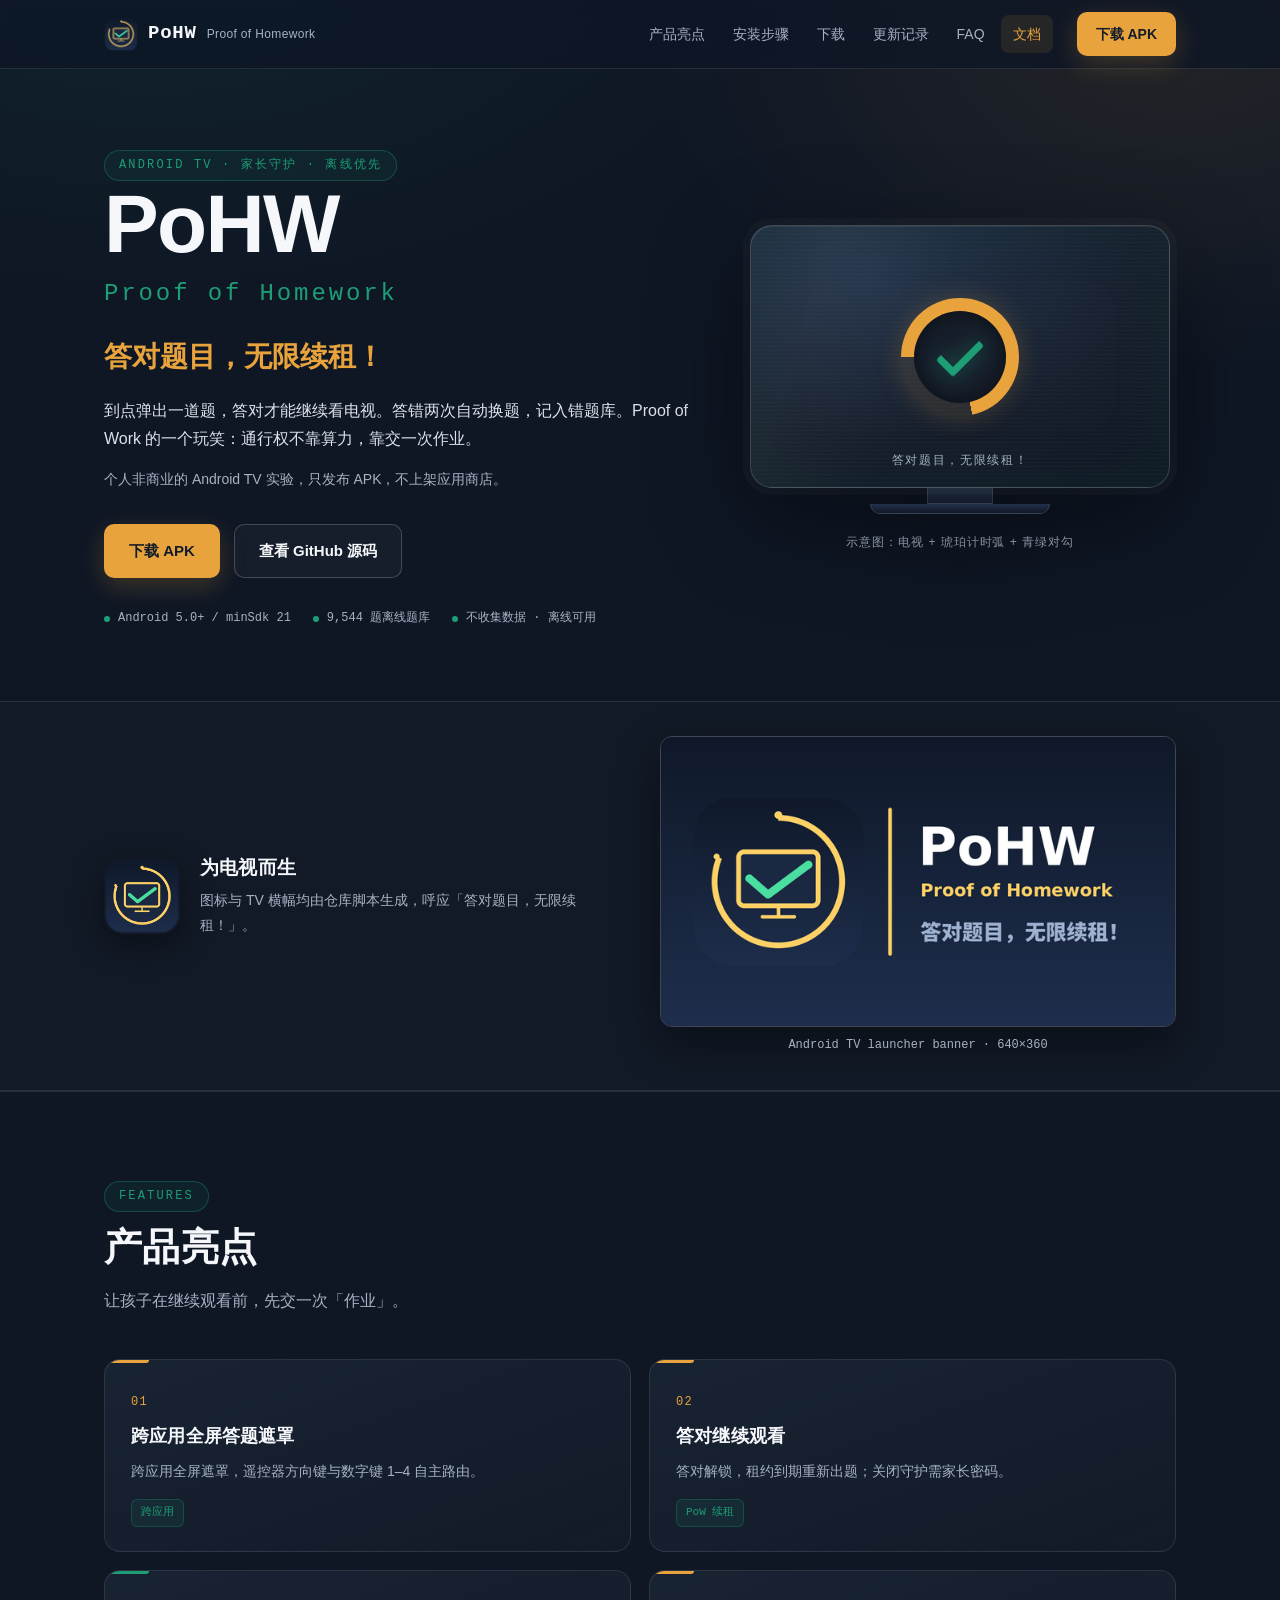
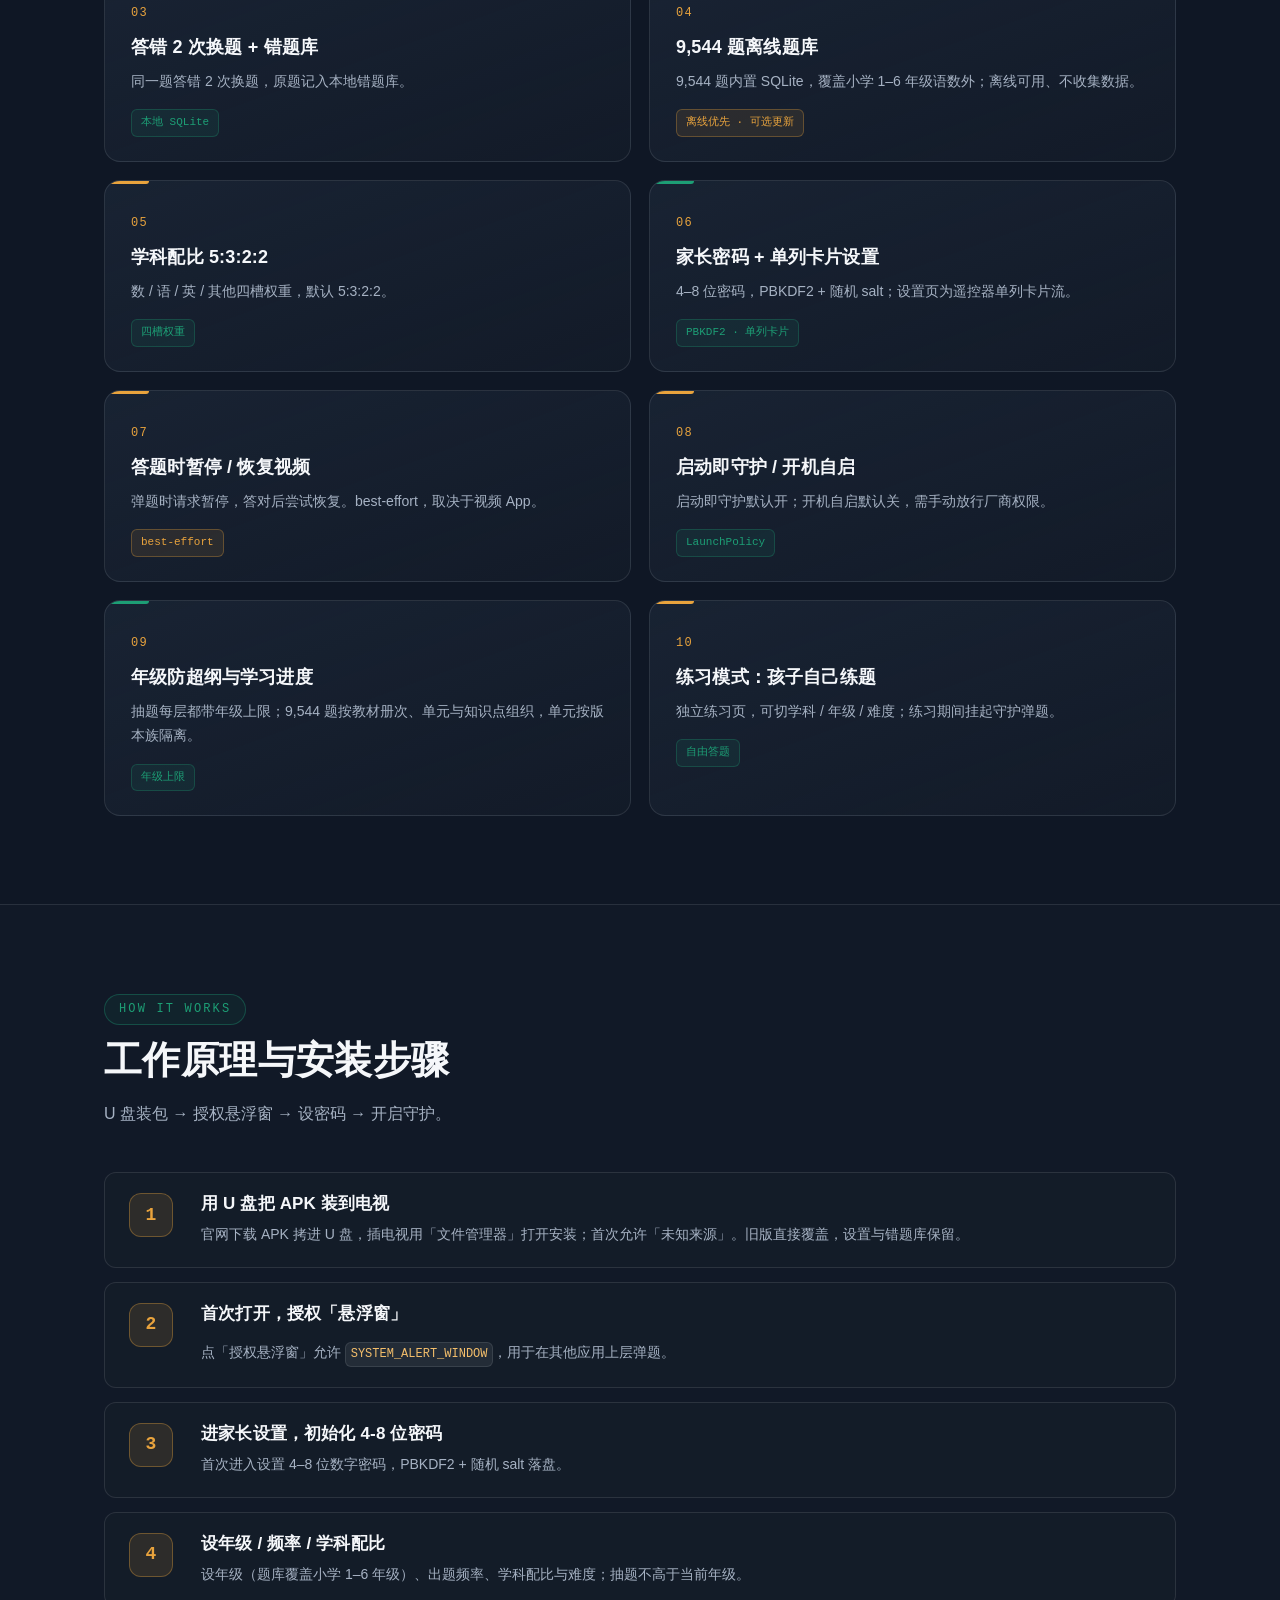
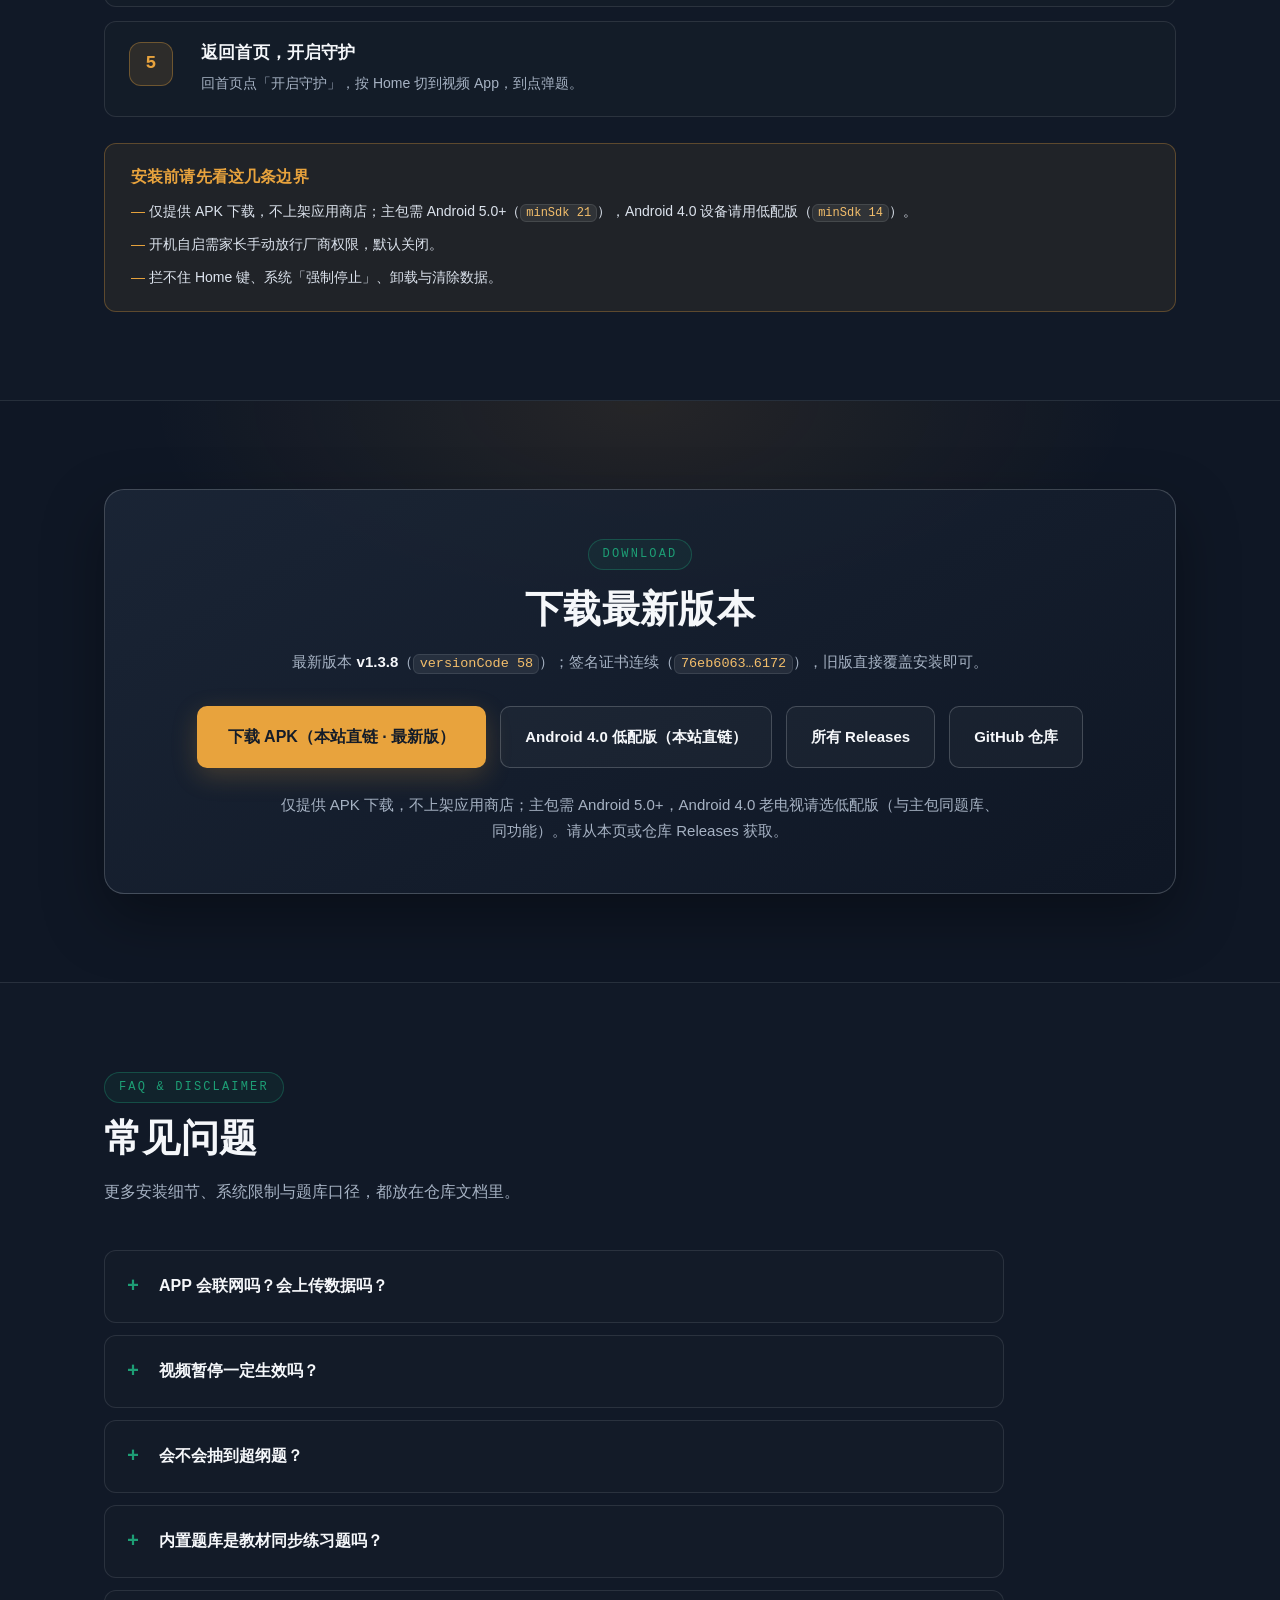
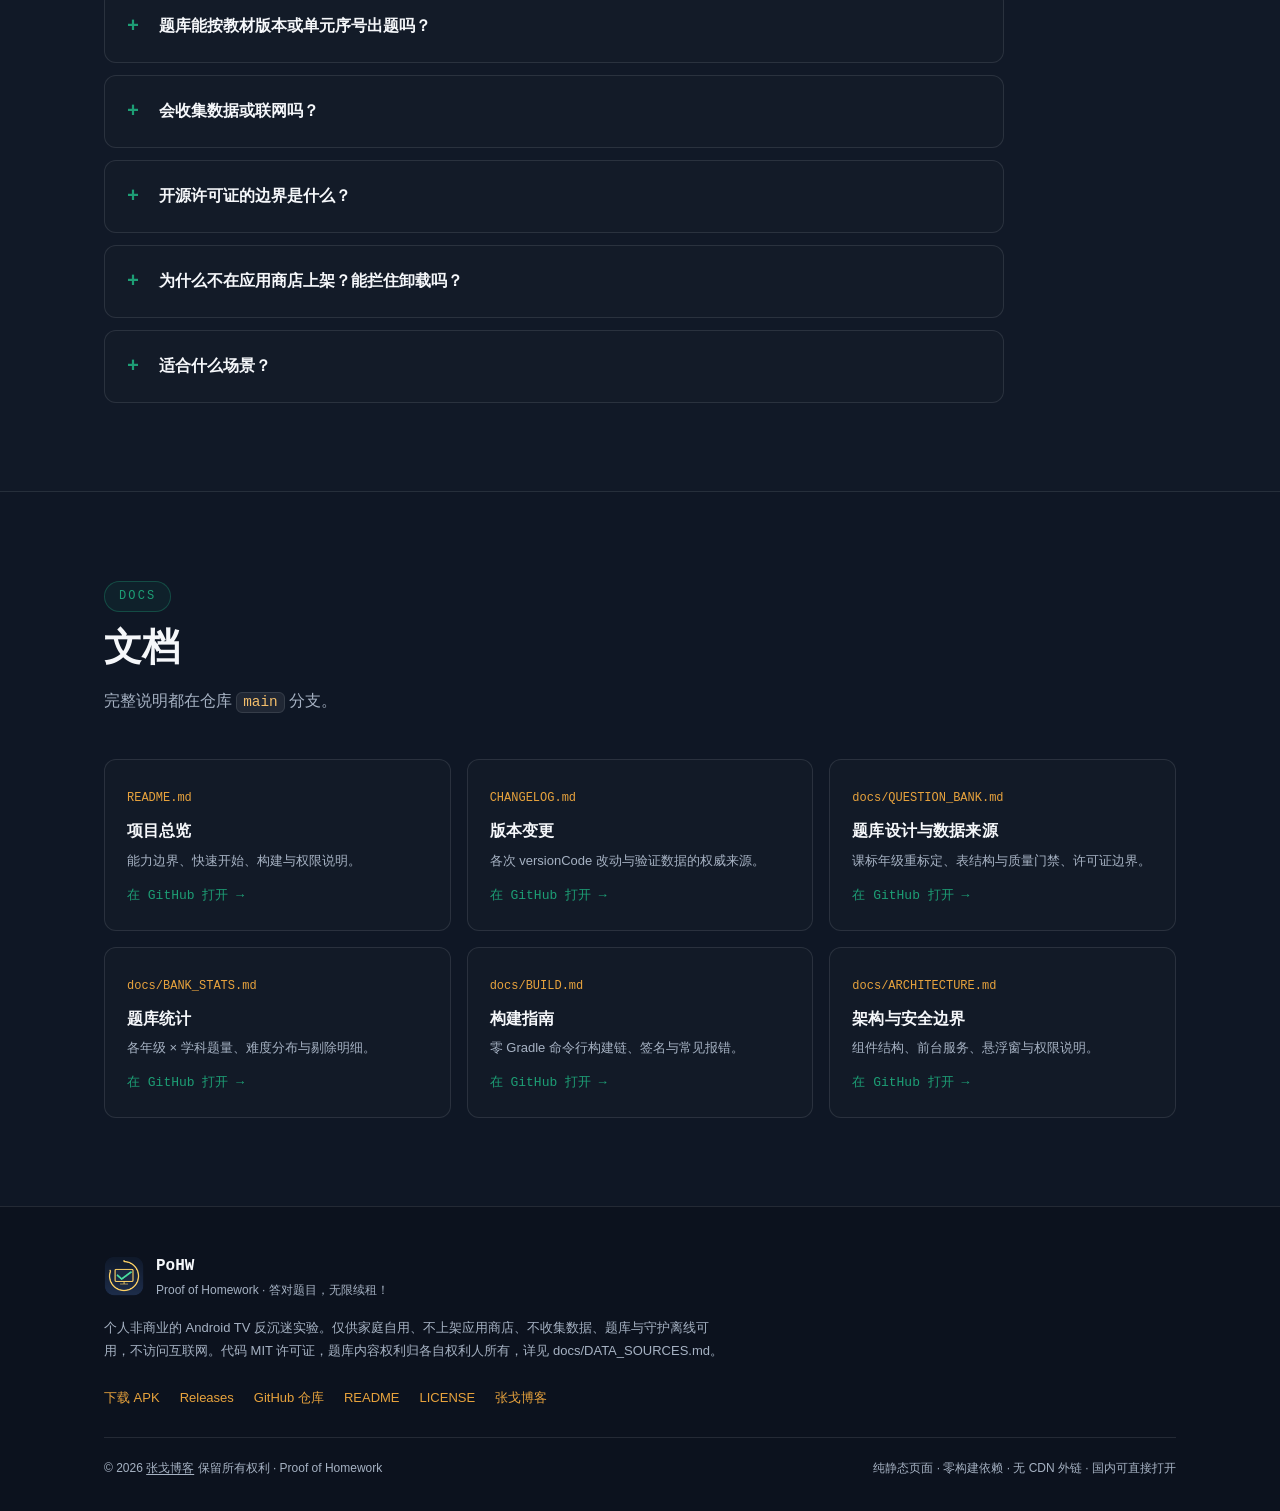
<file: site/index.html>
<!DOCTYPE html>
<html lang="zh-CN">
<head>
<meta charset="UTF-8">
<meta name="viewport" content="width=device-width, initial-scale=1">
<title>PoHW · Proof of Homework — 答对题目，无限续租！</title>
<meta name="description" content="PoHW（Proof of Homework）是装在 Android TV 上的反沉迷家长守护工具：跨应用全屏答题遮罩，答对才能继续观看，内置 9,544 道带教材册次、单元与课标知识点的离线题库，题库与守护离线可用，不访问互联网；可选局域网管理默认不监听。">
<meta name="theme-color" content="#0F1725">
<link rel="icon" type="image/png" href="assets/ic_launcher.png">
<link rel="stylesheet" href="style.css">
</head>
<body>

<header class="nav">
  <div class="container nav-inner">
    <a class="brand" href="#top">
      <img src="assets/ic_launcher.png" alt="PoHW 应用图标" width="34" height="34">
      <span class="brand-name">PoHW</span>
      <span class="brand-sub">Proof of Homework</span>
    </a>
    <nav class="nav-links" aria-label="主导航">
      <a href="#features">产品亮点</a>
      <a href="#how">安装步骤</a>
      <a href="#download">下载</a>
      <a href="changelog.html">更新记录</a>
      <a href="#faq">FAQ</a>
      <a href="#docs">文档</a>
    </nav>
    <a class="btn btn-primary btn-sm" href="https://pohw.zhangge.net/dl/latest-main.apk">下载 APK</a>
  </div>
</header>

<main id="top">

  <!-- ===== Hero ===== -->
  <section class="hero">
    <div class="container hero-grid">
      <div class="hero-copy">
        <p class="eyebrow">Android TV · 家长守护 · 离线优先</p>
        <h1 class="hero-title">PoHW<span class="hero-title-en">Proof of Homework</span></h1>
        <p class="hero-tagline">答对题目，无限续租！</p>
        <p class="hero-desc">到点弹出一道题，答对才能继续看电视。答错两次自动换题，记入错题库。Proof of Work 的一个玩笑：通行权不靠算力，靠交一次作业。</p>
        <p class="hero-note">个人非商业的 Android TV 实验，只发布 APK，不上架应用商店。</p>
        <div class="hero-actions">
          <a class="btn btn-primary" href="https://pohw.zhangge.net/dl/latest-main.apk">下载 APK</a>
          <a class="btn btn-ghost" href="https://github.com/jagerzhang/PoHW">查看 GitHub 源码</a>
        </div>
        <div class="hero-facts">
          <span>Android 5.0+ / minSdk 21</span>
          <span>9,544 题离线题库</span>
          <span>不收集数据 · 离线可用</span>
        </div>
      </div>

      <div class="hero-art">
        <div class="tv-art" aria-hidden="true">
          <div class="tv-screen">
            <div class="tv-dial">
              <div class="tv-arc"></div>
              <div class="tv-check"></div>
            </div>
            <div class="tv-caption">答对题目，无限续租！</div>
          </div>
          <div class="tv-neck"></div>
          <div class="tv-base"></div>
        </div>
        <p class="art-caption">示意图：电视 + 琥珀计时弧 + 青绿对勾</p>
      </div>
    </div>
  </section>

  <!-- ===== 品牌资源 ===== -->
  <section class="brand-strip" aria-label="应用图标与 TV 横幅">
    <div class="container brand-strip-inner">
      <div class="brand-strip-copy">
        <img src="assets/ic_launcher.png" alt="PoHW APP 图标" width="76" height="76">
        <div>
          <h2>为电视而生</h2>
          <p>图标与 TV 横幅均由仓库脚本生成，呼应「答对题目，无限续租！」。</p>
        </div>
      </div>
      <div>
        <img class="banner" src="assets/tv_banner.png" alt="PoHW Android TV 横幅（640×360）" loading="lazy">
        <p class="banner-label">Android TV launcher banner · 640×360</p>
      </div>
    </div>
  </section>

  <!-- ===== 产品亮点 ===== -->
  <section id="features" class="section">
    <div class="container">
      <div class="section-head">
        <span class="eyebrow">Features</span>
        <h2 class="section-title">产品亮点</h2>
        <p class="section-lead">让孩子在继续观看前，先交一次「作业」。</p>
      </div>

      <div class="features-grid">
        <article class="feature-card">
          <span class="feature-no">01</span>
          <h3>跨应用全屏答题遮罩</h3>
          <p>跨应用全屏遮罩，遥控器方向键与数字键 1–4 自主路由。</p>
          <span class="tag">跨应用</span>
        </article>

        <article class="feature-card">
          <span class="feature-no">02</span>
          <h3>答对继续观看</h3>
          <p>答对解锁，租约到期重新出题；关闭守护需家长密码。</p>
          <span class="tag">PoW 续租</span>
        </article>

        <article class="feature-card">
          <span class="feature-no">03</span>
          <h3>答错 2 次换题 + 错题库</h3>
          <p>同一题答错 2 次换题，原题记入本地错题库。</p>
          <span class="tag">本地 SQLite</span>
        </article>

        <article class="feature-card">
          <span class="feature-no">04</span>
          <h3>9,544 题离线题库</h3>
          <p>9,544 题内置 SQLite，覆盖小学 1–6 年级语数外；离线可用、不收集数据。</p>
          <span class="tag warn">离线优先 · 可选更新</span>
        </article>

        <article class="feature-card">
          <span class="feature-no">05</span>
          <h3>学科配比 5:3:2:2</h3>
          <p>数 / 语 / 英 / 其他四槽权重，默认 5:3:2:2。</p>
          <span class="tag">四槽权重</span>
        </article>

        <article class="feature-card">
          <span class="feature-no">06</span>
          <h3>家长密码 + 单列卡片设置</h3>
          <p>4–8 位密码，PBKDF2 + 随机 salt；设置页为遥控器单列卡片流。</p>
          <span class="tag">PBKDF2 · 单列卡片</span>
        </article>

        <article class="feature-card">
          <span class="feature-no">07</span>
          <h3>答题时暂停 / 恢复视频</h3>
          <p>弹题时请求暂停，答对后尝试恢复。best-effort，取决于视频 App。</p>
          <span class="tag warn">best-effort</span>
        </article>

        <article class="feature-card">
          <span class="feature-no">08</span>
          <h3>启动即守护 / 开机自启</h3>
          <p>启动即守护默认开；开机自启默认关，需手动放行厂商权限。</p>
          <span class="tag">LaunchPolicy</span>
        </article>

        <article class="feature-card">
          <span class="feature-no">09</span>
          <h3>年级防超纲与学习进度</h3>
          <p>抽题每层都带年级上限；9,544 题按教材册次、单元与知识点组织，单元按版本族隔离。</p>
          <span class="tag">年级上限</span>
        </article>
        <article class="feature-card">
          <span class="feature-no">10</span>
          <h3>练习模式：孩子自己练题</h3>
          <p>独立练习页，可切学科 / 年级 / 难度；练习期间挂起守护弹题。</p>
          <span class="tag">自由答题</span>
        </article>
      </div>
    </div>
  </section>

  <!-- ===== 工作原理 / 安装步骤 ===== -->
  <section id="how" class="section">
    <div class="container">
      <div class="section-head">
        <span class="eyebrow">How it works</span>
        <h2 class="section-title">工作原理与安装步骤</h2>
        <p class="section-lead">U 盘装包 → 授权悬浮窗 → 设密码 → 开启守护。</p>
      </div>

      <ol class="steps">
        <li class="step">
          <span class="step-no">1</span>
          <div>
            <h3>用 U 盘把 APK 装到电视</h3>
            <p>官网下载 APK 拷进 U 盘，插电视用「文件管理器」打开安装；首次允许「未知来源」。旧版直接覆盖，设置与错题库保留。</p>
          </div>
        </li>
        <li class="step">
          <span class="step-no">2</span>
          <div>
            <h3>首次打开，授权「悬浮窗」</h3>
            <p>点「授权悬浮窗」允许 <code>SYSTEM_ALERT_WINDOW</code>，用于在其他应用上层弹题。</p>
          </div>
        </li>
        <li class="step">
          <span class="step-no">3</span>
          <div>
            <h3>进家长设置，初始化 4-8 位密码</h3>
            <p>首次进入设置 4–8 位数字密码，PBKDF2 + 随机 salt 落盘。</p>
          </div>
        </li>
        <li class="step">
          <span class="step-no">4</span>
          <div>
            <h3>设年级 / 频率 / 学科配比</h3>
            <p>设年级（题库覆盖小学 1–6 年级）、出题频率、学科配比与难度；抽题不高于当前年级。</p>
          </div>
        </li>
        <li class="step">
          <span class="step-no">5</span>
          <div>
            <h3>返回首页，开启守护</h3>
            <p>回首页点「开启守护」，按 Home 切到视频 App，到点弹题。</p>
          </div>
        </li>
      </ol>

      <div class="callout">
        <h3>安装前请先看这几条边界</h3>
        <ul>
          <li>仅提供 APK 下载，不上架应用商店；主包需 Android 5.0+（<code>minSdk 21</code>），Android 4.0 设备请用低配版（<code>minSdk 14</code>）。</li>
          <li>开机自启需家长手动放行厂商权限，默认关闭。</li>
          <li>拦不住 Home 键、系统「强制停止」、卸载与清除数据。</li>
        </ul>
      </div>
    </div>
  </section>

  <!-- ===== 下载 ===== -->
  <section id="download" class="section download-section">
    <div class="container">
      <div class="download-box">
        <span class="eyebrow">Download</span>
        <h2 class="section-title">下载最新版本</h2>
        <p>最新版本 <strong>v1.3.8</strong>（<code>versionCode 58</code>）；签名证书连续（<code>76eb6063…6172</code>），旧版直接覆盖安装即可。</p>
        <div class="download-actions">
          <a class="btn btn-primary btn-lg" href="https://pohw.zhangge.net/dl/latest-main.apk">下载 APK（本站直链 · 最新版）</a>
          <a class="btn btn-ghost" href="https://pohw.zhangge.net/dl/latest-legacy.apk">Android 4.0 低配版（本站直链）</a>
          <a class="btn btn-ghost" href="https://github.com/jagerzhang/PoHW/releases">所有 Releases</a>
          <a class="btn btn-ghost" href="https://github.com/jagerzhang/PoHW">GitHub 仓库</a>
        </div>
        <p class="download-hint">仅提供 APK 下载，不上架应用商店；主包需 Android 5.0+，Android 4.0 老电视请选低配版（与主包同题库、同功能）。请从本页或仓库 Releases 获取。</p>
      </div>
    </div>
  </section>

<!-- ===== FAQ / 边界与免责声明 ===== -->
  <section id="faq" class="section">
    <div class="container">
      <div class="section-head">
        <span class="eyebrow">FAQ & Disclaimer</span>
        <h2 class="section-title">常见问题</h2>
        <p class="section-lead">更多安装细节、系统限制与题库口径，都放在仓库文档里。</p>
      </div>

      <div class="faq-list">
        <details class="faq-item">
          <summary>APP 会联网吗？会上传数据吗？</summary>
          <p>题库、守护与答题全程离线，不上传数据。默认每 24 小时读取一次版本清单（可关）；可选在线题库源与局域网管理默认关闭。三项都关闭后不产生对外请求。</p>
        </details>
        <details class="faq-item">
          <summary>视频暂停一定生效吗？</summary>
          <p>不一定，是 <strong>best-effort</strong>。Android 没有强制暂停第三方播放器的公开 API，各家 ROM 表现需实测。</p>
        </details>

        <details class="faq-item">
          <summary>会不会抽到超纲题？</summary>
          <p>抽题每层都带年级上限，只取不高于当前年级的题；题库按课标逐题重标定。详见 <a href="https://github.com/jagerzhang/PoHW/blob/main/docs/QUESTION_BANK.md" target="_blank" rel="noopener">docs/QUESTION_BANK.md</a>。</p>
        </details>        <details class="faq-item">
          <summary>内置题库是教材同步练习题吗？</summary>
          <p>不是教材同步真题。9,544 道按课标自编 + 公开渠道整理，带教材册次、单元、知识点与解析，用于打断连续观看。来源见 <code>docs/DATA_SOURCES.md</code>。</p>
        </details>

        <details class="faq-item">
          <summary>题库能按教材版本或单元序号出题吗？</summary>
          <p>可以。9,544 题全部带教材版本族、上 / 下册、单元序号与知识点；进度表 30 格 287 单元，按版本族隔离。1–2 与 6 年级没有英语题。</p>
        </details>

        <details class="faq-item">
          <summary>会收集数据或联网吗？</summary>
          <p>不收集数据，题库与守护离线可用、不访问互联网；<code>INTERNET</code> 仅用于可选在线题库源、版本检查与局域网管理，三项都关即零请求。不含统计、广告或支付 SDK。</p>
        </details>

        <details class="faq-item">
          <summary>开源许可证的边界是什么？</summary>
          <p>代码采用 <a href="https://github.com/jagerzhang/PoHW/blob/main/LICENSE" target="_blank" rel="noopener">MIT 许可证</a>；题库内容<strong>不在 MIT 授权范围内</strong>，仅供个人非商业学习使用。详见 <code>docs/DATA_SOURCES.md</code>。</p>
        </details>

        <details class="faq-item">
          <summary>为什么不在应用商店上架？能拦住卸载吗？</summary>
          <p>个人非商业实验，只发布 APK 供下载安装；第三方应用拦不住 Home 键、强制停止、卸载与清除数据。</p>
        </details>

        <details class="faq-item">
          <summary>适合什么场景？</summary>
          <p>仅供<strong>家庭自用</strong>，不是商用家长控制产品，不承诺监护效果。</p>
        </details>
      </div>
    </div>
  </section>

  <!-- ===== 文档 ===== -->
  <section id="docs" class="section">
    <div class="container">
      <div class="section-head">
        <span class="eyebrow">Docs</span>
        <h2 class="section-title">文档</h2>
        <p class="section-lead">完整说明都在仓库 <code>main</code> 分支。</p>
      </div>

      <div class="docs-grid">
        <a class="doc-card" href="https://github.com/jagerzhang/PoHW/blob/main/README.md" target="_blank" rel="noopener">
          <span class="doc-path">README.md</span>
          <h3>项目总览</h3>
          <p>能力边界、快速开始、构建与权限说明。</p>
          <span class="doc-arrow">在 GitHub 打开 →</span>
        </a>
        <a class="doc-card" href="https://github.com/jagerzhang/PoHW/blob/main/CHANGELOG.md" target="_blank" rel="noopener">
          <span class="doc-path">CHANGELOG.md</span>
          <h3>版本变更</h3>
          <p>各次 versionCode 改动与验证数据的权威来源。</p>
          <span class="doc-arrow">在 GitHub 打开 →</span>
        </a>
        <a class="doc-card" href="https://github.com/jagerzhang/PoHW/blob/main/docs/QUESTION_BANK.md" target="_blank" rel="noopener">
          <span class="doc-path">docs/QUESTION_BANK.md</span>
          <h3>题库设计与数据来源</h3>
          <p>课标年级重标定、表结构与质量门禁、许可证边界。</p>
          <span class="doc-arrow">在 GitHub 打开 →</span>
        </a>
        <a class="doc-card" href="https://github.com/jagerzhang/PoHW/blob/main/docs/BANK_STATS.md" target="_blank" rel="noopener">
          <span class="doc-path">docs/BANK_STATS.md</span>
          <h3>题库统计</h3>
          <p>各年级 × 学科题量、难度分布与剔除明细。</p>
          <span class="doc-arrow">在 GitHub 打开 →</span>
        </a>
        <a class="doc-card" href="https://github.com/jagerzhang/PoHW/blob/main/docs/BUILD.md" target="_blank" rel="noopener">
          <span class="doc-path">docs/BUILD.md</span>
          <h3>构建指南</h3>
          <p>零 Gradle 命令行构建链、签名与常见报错。</p>
          <span class="doc-arrow">在 GitHub 打开 →</span>
        </a>
        <a class="doc-card" href="https://github.com/jagerzhang/PoHW/blob/main/docs/ARCHITECTURE.md" target="_blank" rel="noopener">
          <span class="doc-path">docs/ARCHITECTURE.md</span>
          <h3>架构与安全边界</h3>
          <p>组件结构、前台服务、悬浮窗与权限说明。</p>
          <span class="doc-arrow">在 GitHub 打开 →</span>
        </a>
      </div>
    </div>
  </section>

</main>

<footer class="footer">
  <div class="container">
    <div class="footer-inner">
      <div>
        <div class="footer-brand">
          <img src="assets/ic_launcher.png" alt="PoHW 应用图标" width="40" height="40">
          <div>
            <strong>PoHW</strong>
            <span>Proof of Homework · 答对题目，无限续租！</span>
          </div>
        </div>
        <p style="margin-top:16px">个人非商业的 Android TV 反沉迷实验。仅供家庭自用、不上架应用商店、不收集数据、题库与守护离线可用，不访问互联网。代码 MIT 许可证，题库内容权利归各自权利人所有，详见 docs/DATA_SOURCES.md。</p>
      </div>
      <div class="footer-links">
        <a href="https://pohw.zhangge.net/dl/latest-main.apk">下载 APK</a>
        <a href="https://github.com/jagerzhang/PoHW/releases">Releases</a>
        <a href="https://github.com/jagerzhang/PoHW">GitHub 仓库</a>
        <a href="https://github.com/jagerzhang/PoHW/blob/main/README.md">README</a>
        <a href="https://github.com/jagerzhang/PoHW/blob/main/LICENSE">LICENSE</a>
        <a href="https://zhang.ge/" target="_blank" rel="noopener">张戈博客</a>
      </div>
    </div>
    <div class="footer-bottom">
      <span>© 2026 <a href="https://zhang.ge/" target="_blank" rel="noopener">张戈博客</a> 保留所有权利 · Proof of Homework</span>
      <span>纯静态页面 · 零构建依赖 · 无 CDN 外链 · 国内可直接打开</span>
    </div>
  </div>
</footer>

<script src="script.js"></script>
</body>
</html>
</file>
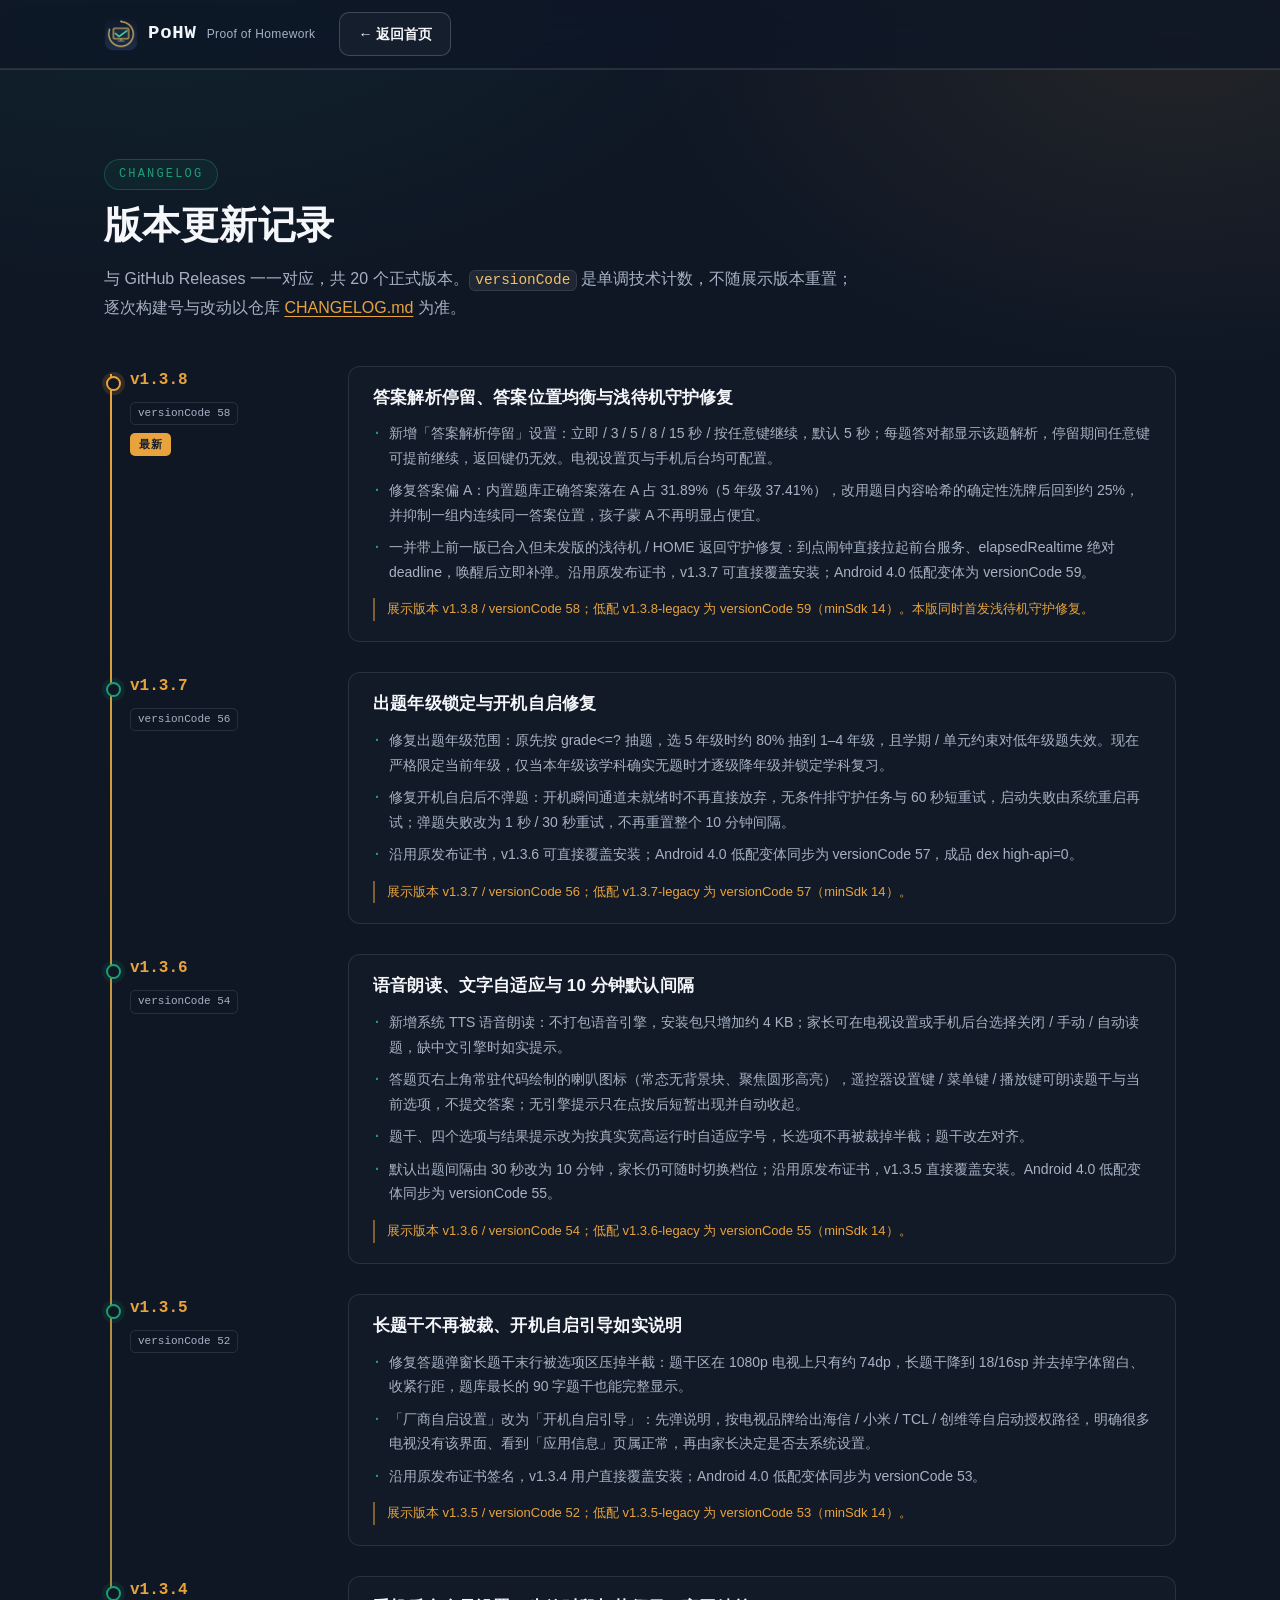
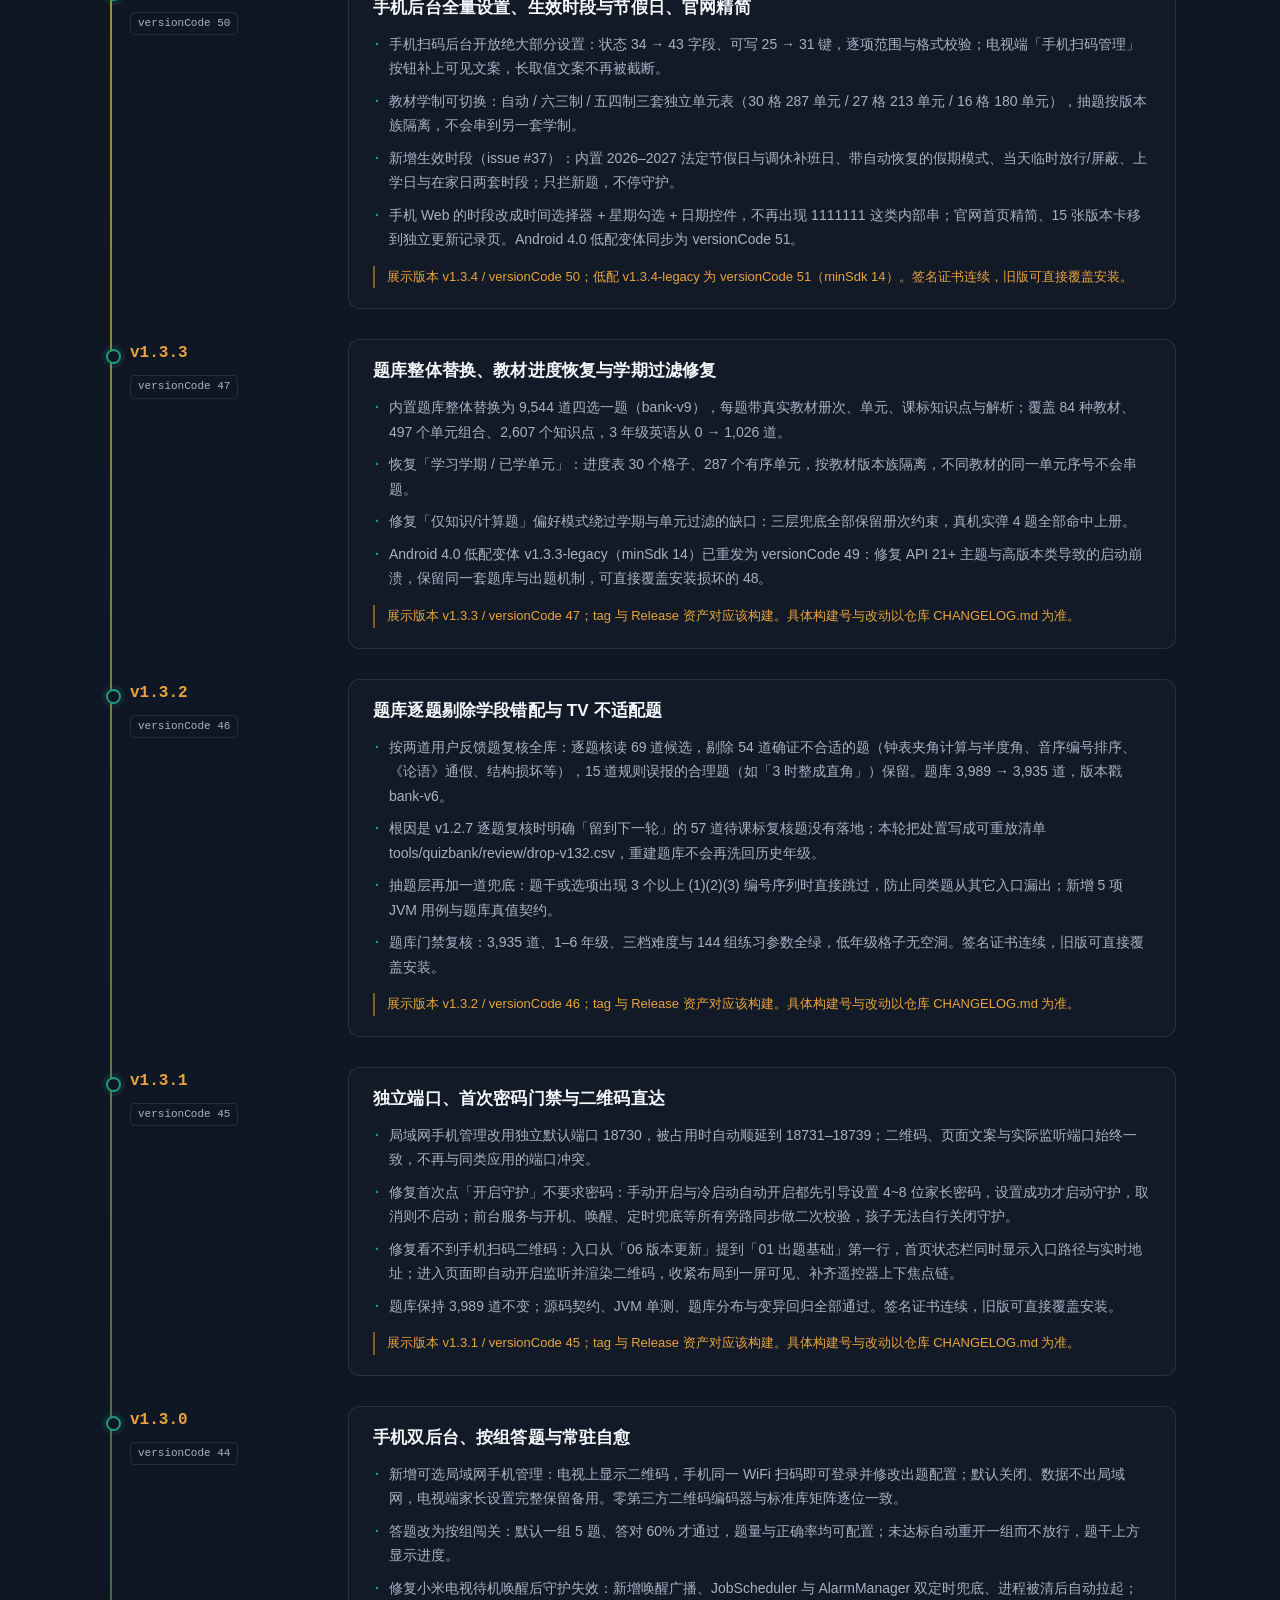
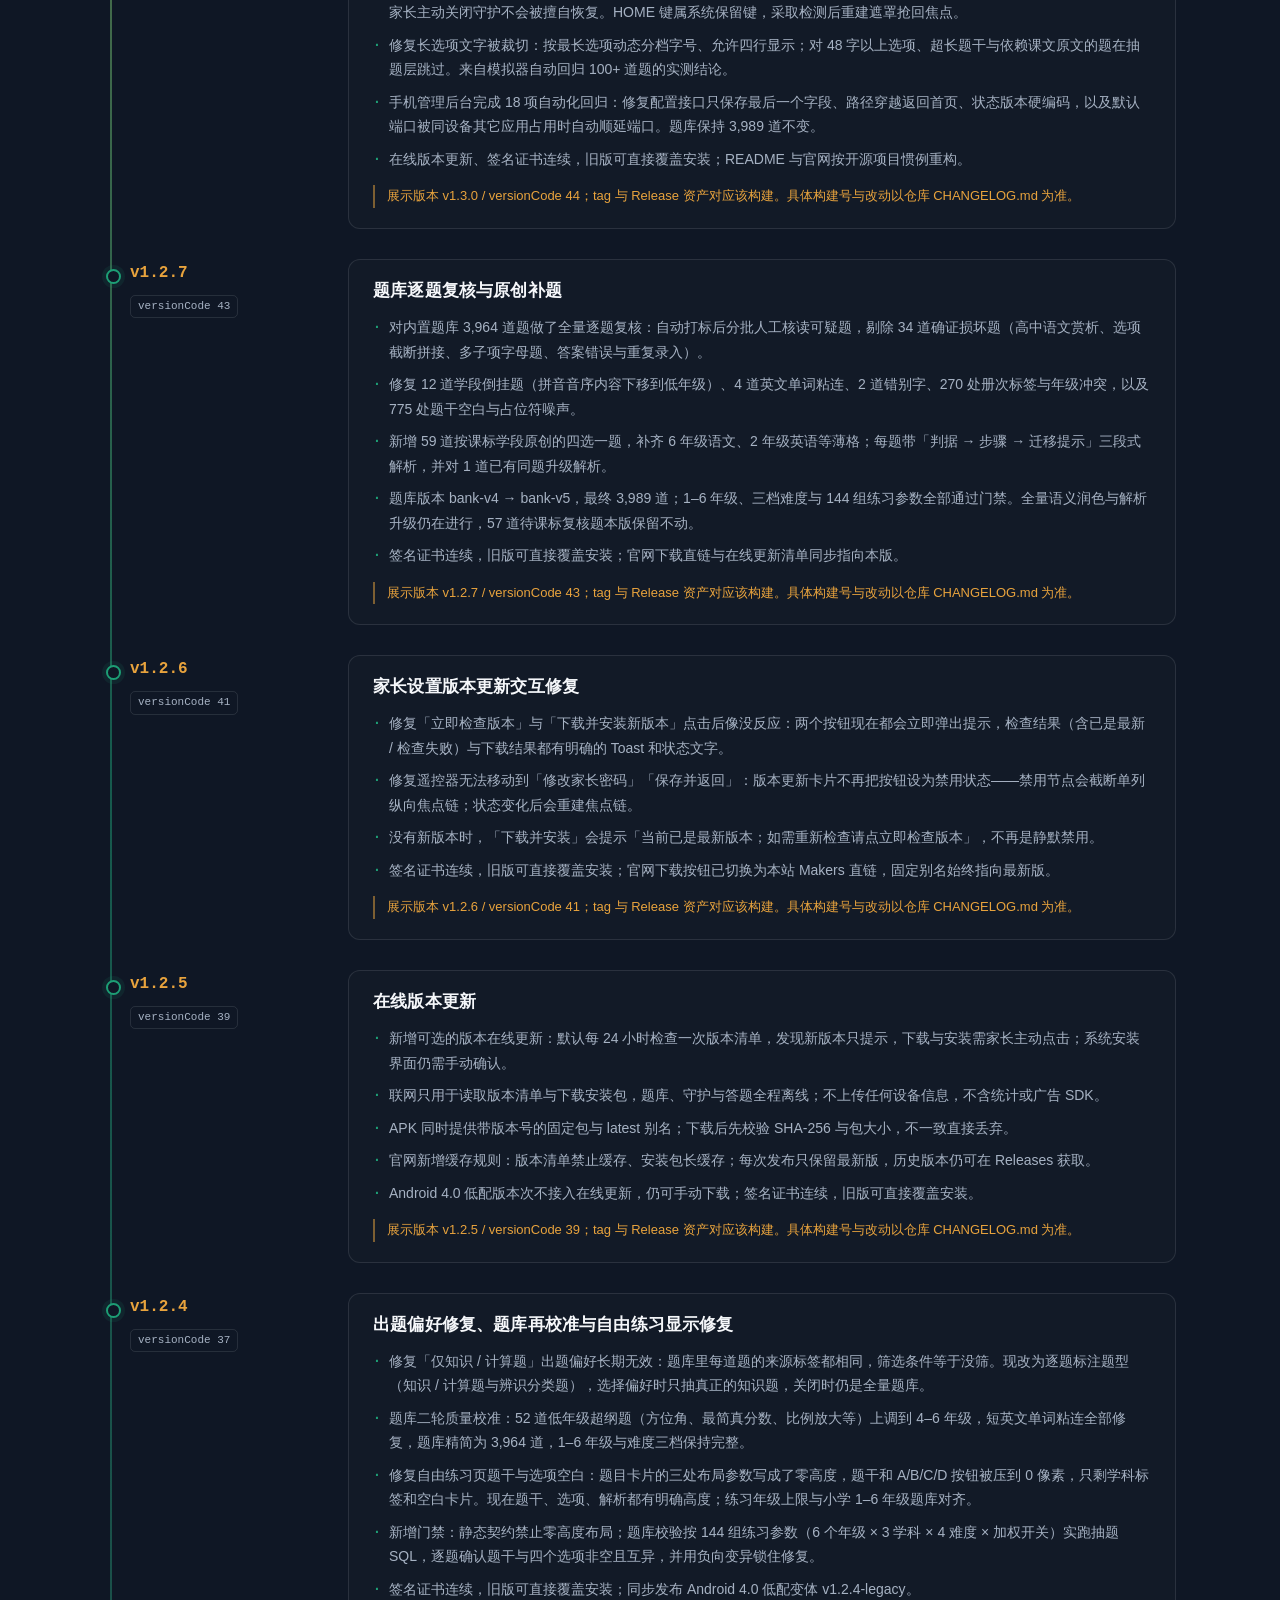
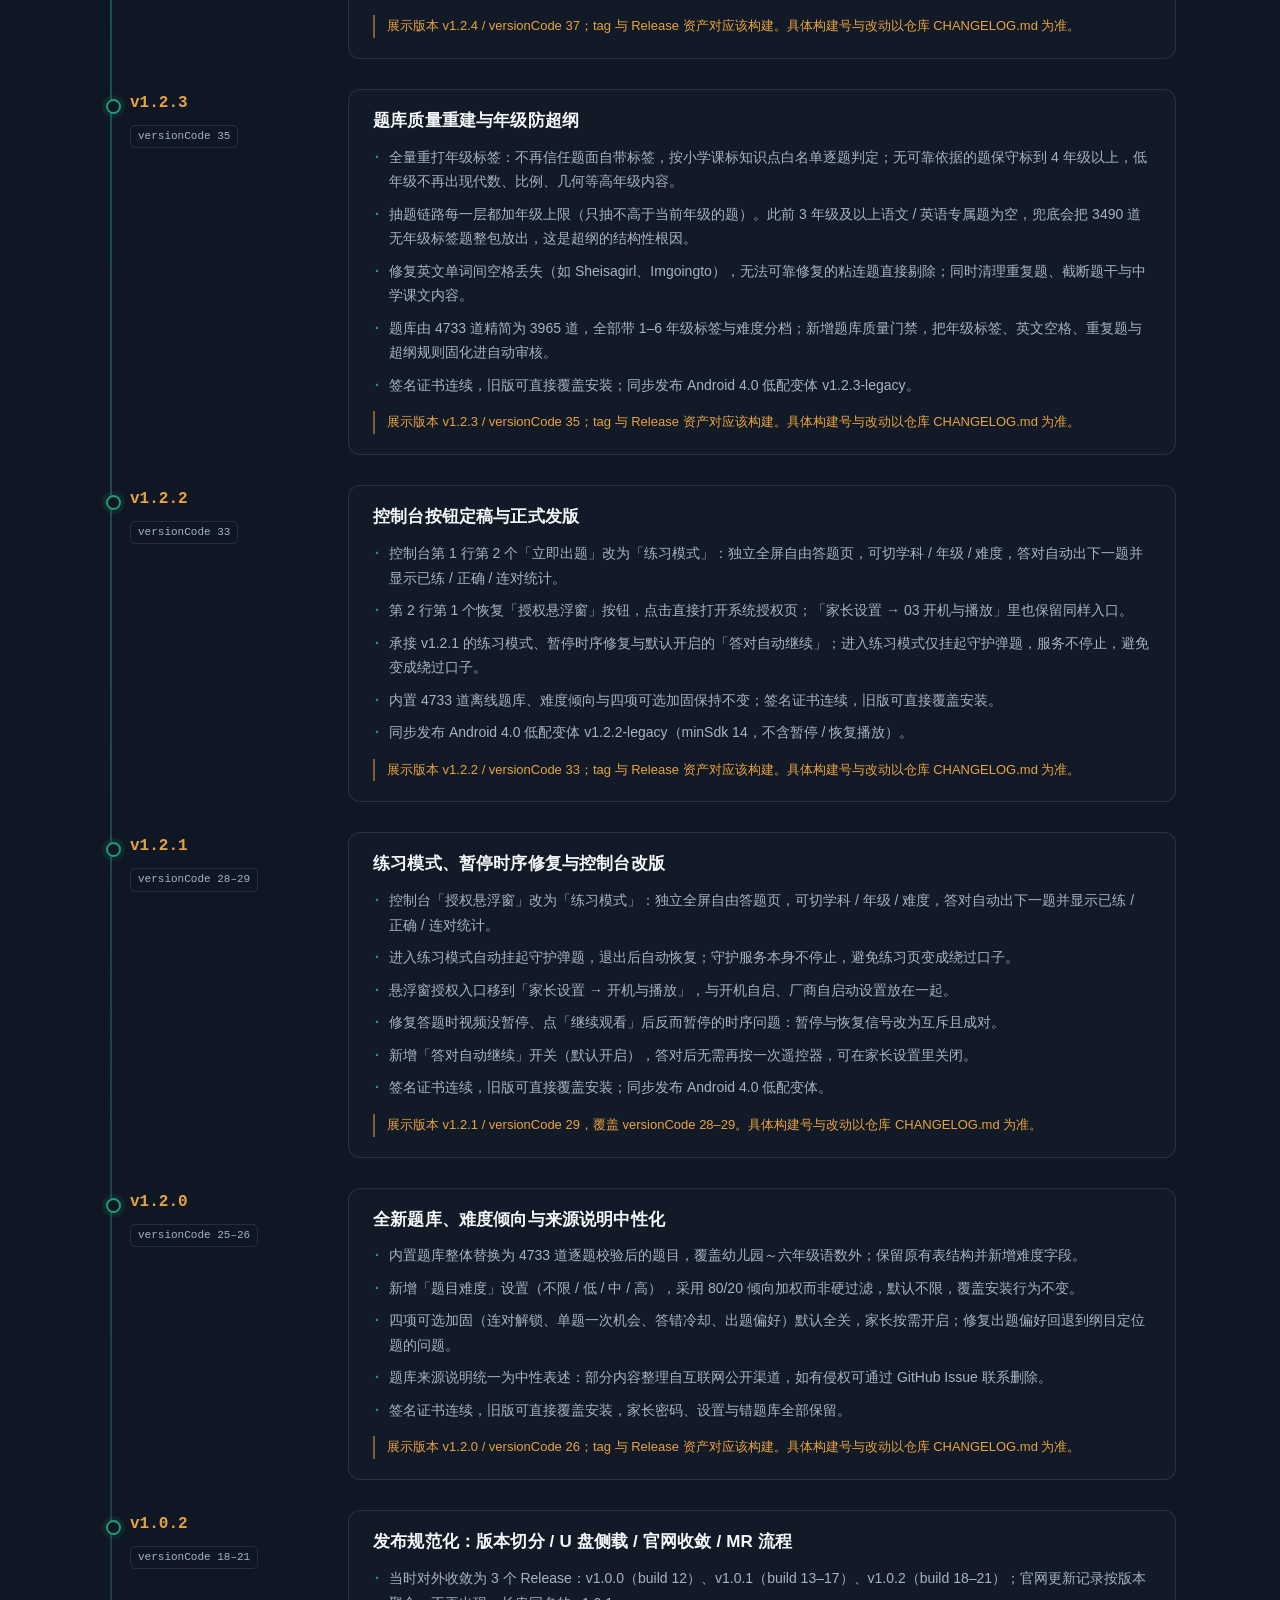
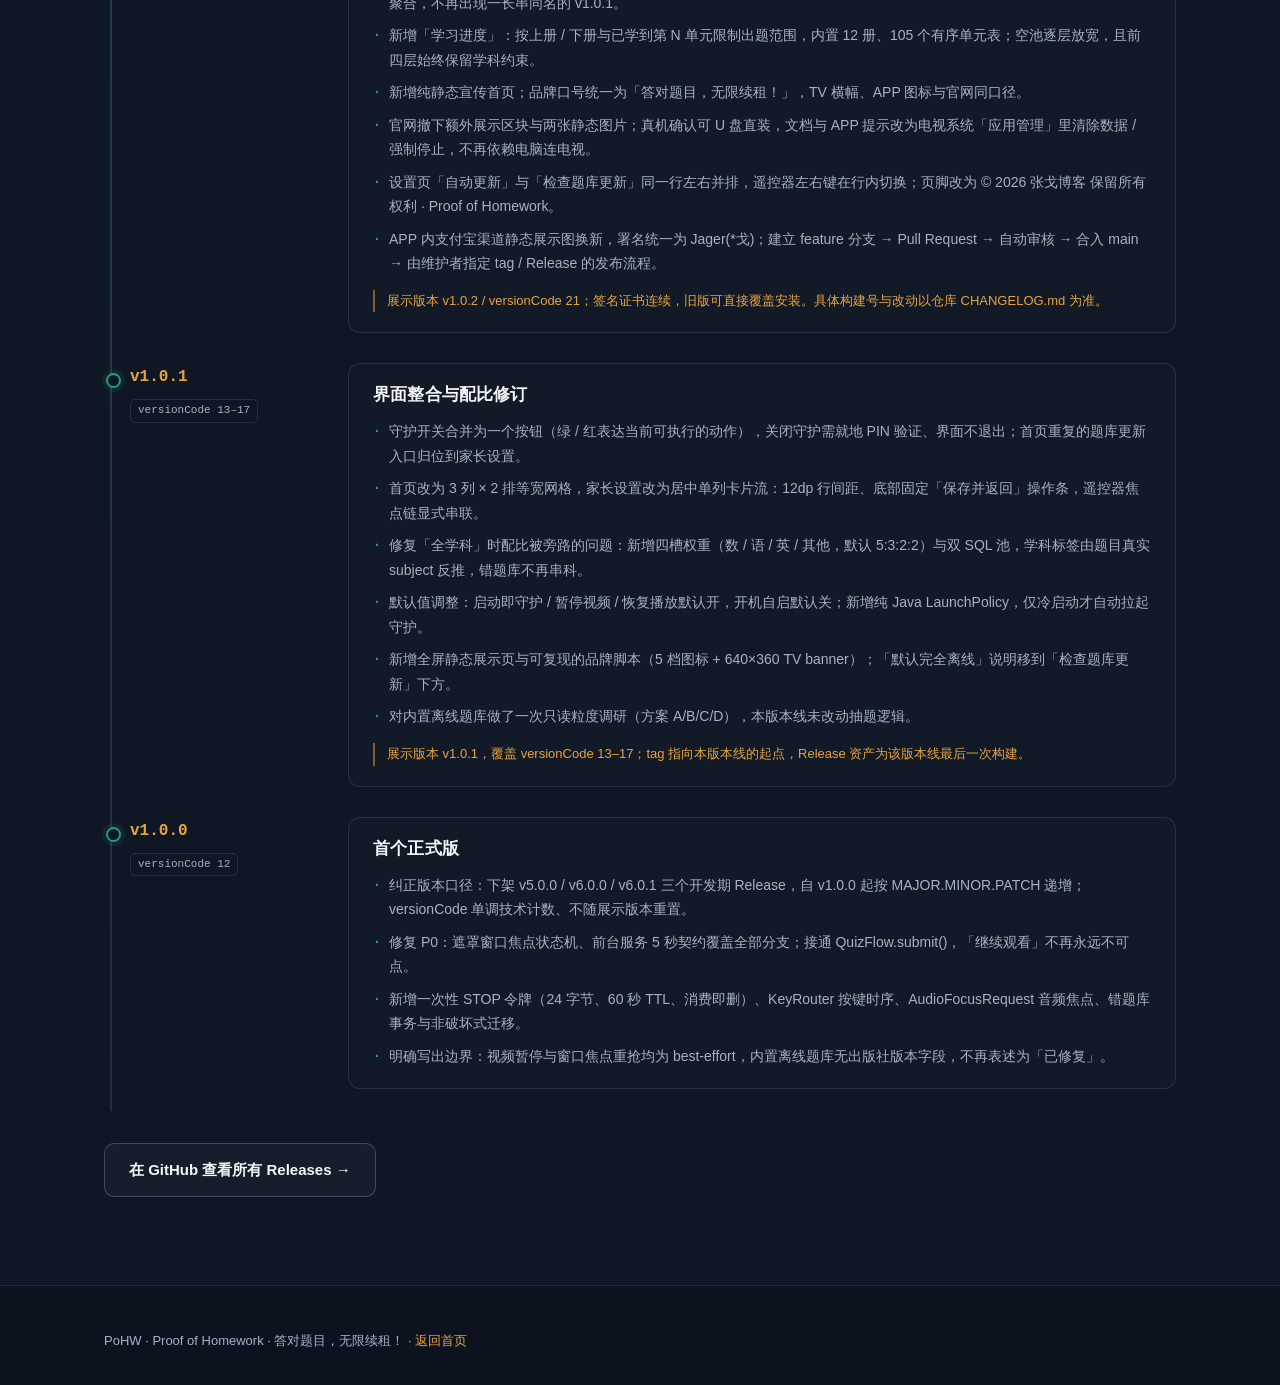
<file: site/changelog.html>
<!DOCTYPE html>
<html lang="zh-CN">
<head>
<meta charset="UTF-8">
<meta name="viewport" content="width=device-width, initial-scale=1">
<title>版本更新记录 · PoHW</title>
<meta name="description" content="PoHW 版本更新记录，与 GitHub Releases 一一对应。">
<meta name="theme-color" content="#0F1725">
<link rel="icon" type="image/png" href="assets/ic_launcher.png">
<link rel="stylesheet" href="style.css">
</head>
<body>

<header class="nav">
  <div class="container nav-inner">
    <a class="brand" href="index.html">
      <img src="assets/ic_launcher.png" alt="PoHW 应用图标" width="34" height="34">
      <span class="brand-name">PoHW</span>
      <span class="brand-sub">Proof of Homework</span>
    </a>
    <a class="btn btn-ghost btn-sm" href="index.html">← 返回首页</a>
  </div>
</header>

<main id="top">
  <section class="section">
    <div class="container">
      <div class="section-head">
        <span class="eyebrow">Changelog</span>
        <h2 class="section-title">版本更新记录</h2>
        <p class="section-lead">与 GitHub Releases 一一对应，共 20 个正式版本。<code>versionCode</code> 是单调技术计数，不随展示版本重置；逐次构建号与改动以仓库 <a href="https://github.com/jagerzhang/PoHW/blob/main/CHANGELOG.md" target="_blank" rel="noopener">CHANGELOG.md</a> 为准。</p>
      </div>
      <div id="releases-list" class="releases"></div>
      <p style="margin-top:24px"><a class="btn btn-ghost" href="https://github.com/jagerzhang/PoHW/releases">在 GitHub 查看所有 Releases →</a></p>
    </div>
  </section>
</main>

<footer class="footer">
  <div class="container">
    <p>PoHW · Proof of Homework · 答对题目，无限续租！ · <a href="index.html">返回首页</a></p>
  </div>
</footer>

<script src="script.js"></script>
</body>
</html>
</file>
<file: site/style.css>
/* PoHW — Proof of Homework · 宣传首页样式
   纯静态、零依赖；配色对齐 APP 图标：深蓝底 / 琥珀计时弧 / 青绿对勾 */

:root {
  --bg: #0F1725;
  --bg-2: #161E2B;
  --bg-3: #1C2738;
  --amber: #E8A33D;
  --mint: #1D9E75;
  --text: #F5F7FA;
  --muted: #A6B2C3;
  --border: rgba(245, 247, 250, 0.10);
  --border-strong: rgba(245, 247, 250, 0.20);
  --red: #A32D2D;
  --maxw: 1120px;
  --radius: 16px;
  --mono: ui-monospace, SFMono-Regular, "SF Mono", Menlo, Consolas, "Liberation Mono", monospace;
  --sans: -apple-system, BlinkMacSystemFont, "PingFang SC", "Hiragino Sans GB", "Microsoft YaHei", "Noto Sans CJK SC", "Source Han Sans SC", "WenQuanYi Micro Hei", sans-serif;
}

* { box-sizing: border-box; }

html { scroll-behavior: smooth; scroll-padding-top: 88px; }

body {
  margin: 0;
  background: var(--bg);
  color: var(--text);
  font-family: var(--sans);
  line-height: 1.75;
  font-size: 16px;
  -webkit-font-smoothing: antialiased;
  -moz-osx-font-smoothing: grayscale;
  text-rendering: optimizeLegibility;
  background-image:
    radial-gradient(900px 520px at 12% -8%, rgba(29, 158, 117, 0.10), transparent 70%),
    radial-gradient(760px 480px at 92% 4%, rgba(232, 163, 61, 0.09), transparent 70%);
  background-attachment: fixed;
}

a { color: var(--amber); text-decoration: none; transition: color .18s ease, opacity .18s ease; }
a:hover { color: #F3BE6B; }

img { max-width: 100%; display: block; }

h1, h2, h3, h4 { line-height: 1.35; margin: 0; font-weight: 700; letter-spacing: .01em; }
p { margin: 0; }
ul, ol { margin: 0; padding: 0; }

code, .mono { font-family: var(--mono); font-size: .9em; }

code {
  background: rgba(245, 247, 250, .07);
  border: 1px solid var(--border);
  border-radius: 6px;
  padding: .1em .4em;
  color: #F3BE6B;
  word-break: break-word;
}

.container { width: 100%; max-width: var(--maxw); margin: 0 auto; padding: 0 24px; }

.section { padding: 88px 0; border-top: 1px solid var(--border); }
.section:nth-of-type(even) { background: rgba(22, 30, 43, .35); }

.section-head { max-width: 760px; margin-bottom: 44px; }
.section-title { font-size: clamp(26px, 3.4vw, 38px); margin: 10px 0 14px; }
.section-lead { color: var(--muted); font-size: 16px; }
.section-lead a { text-decoration: underline; text-underline-offset: 3px; }

.eyebrow {
  display: inline-block;
  font-family: var(--mono);
  font-size: 12px;
  letter-spacing: .18em;
  text-transform: uppercase;
  color: var(--mint);
  border: 1px solid rgba(29, 158, 117, .35);
  background: rgba(29, 158, 117, .08);
  border-radius: 999px;
  padding: 4px 14px;
}

/* ---------- 按钮 ---------- */
.btn {
  display: inline-flex;
  align-items: center;
  justify-content: center;
  gap: 8px;
  padding: 13px 24px;
  border-radius: 10px;
  font-size: 15px;
  font-weight: 600;
  border: 1px solid transparent;
  cursor: pointer;
  transition: transform .18s ease, box-shadow .18s ease, background .18s ease, color .18s ease, border-color .18s ease;
  white-space: nowrap;
}
.btn:hover { transform: translateY(-2px); }
.btn-primary {
  background: var(--amber);
  color: #141C29;
  box-shadow: 0 8px 26px rgba(232, 163, 61, .22);
}
.btn-primary:hover { background: #F3BE6B; color: #101825; box-shadow: 0 12px 32px rgba(232, 163, 61, .32); }
.btn-ghost {
  background: rgba(245, 247, 250, .03);
  color: var(--text);
  border-color: var(--border-strong);
}
.btn-ghost:hover { background: rgba(245, 247, 250, .08); color: var(--text); border-color: rgba(245, 247, 250, .35); }
.btn-sm { padding: 9px 18px; font-size: 14px; }
.btn-lg { padding: 16px 30px; font-size: 16px; }

/* ---------- 顶部导航 ---------- */
.nav {
  position: sticky;
  top: 0;
  z-index: 50;
  background: rgba(15, 23, 37, .82);
  backdrop-filter: saturate(160%) blur(14px);
  -webkit-backdrop-filter: saturate(160%) blur(14px);
  border-bottom: 1px solid var(--border);
}
.nav-inner { display: flex; align-items: center; gap: 24px; height: 68px; }
.brand { display: inline-flex; align-items: center; gap: 10px; color: var(--text); flex-shrink: 0; }
.brand:hover { color: var(--text); }
.brand img { width: 34px; height: 34px; border-radius: 9px; }
.brand-name { font-family: var(--mono); font-size: 19px; font-weight: 700; letter-spacing: .04em; }
.brand-sub { color: var(--muted); font-size: 12px; letter-spacing: .03em; }
.nav-links { display: flex; align-items: center; gap: 4px; margin-left: auto; }
.nav-links a {
  color: var(--muted);
  font-size: 14px;
  padding: 7px 12px;
  border-radius: 8px;
  white-space: nowrap;
}
.nav-links a:hover { color: var(--text); background: rgba(245, 247, 250, .06); }
.nav-links a.active { color: var(--amber); background: rgba(232, 163, 61, .10); }
.nav .btn-sm { flex-shrink: 0; }

/* ---------- Hero ---------- */
.hero { padding: 80px 0 72px; }
.hero-grid { display: grid; grid-template-columns: 1.15fr .85fr; gap: 56px; align-items: center; }
.hero-title { font-size: clamp(46px, 7vw, 82px); letter-spacing: -.02em; line-height: 1.05; }
.hero-title-en {
  display: block;
  font-family: var(--mono);
  font-size: clamp(16px, 2.1vw, 24px);
  font-weight: 500;
  letter-spacing: .12em;
  color: var(--mint);
  margin-top: 14px;
}
.hero-tagline {
  font-size: clamp(20px, 2.6vw, 28px);
  color: var(--amber);
  font-weight: 600;
  margin: 26px 0 16px;
}
.hero-desc { color: #DCE3ED; font-size: 16px; max-width: 620px; }
.hero-note { color: var(--muted); font-size: 14px; margin-top: 14px; max-width: 620px; }
.hero-actions { display: flex; flex-wrap: wrap; gap: 14px; margin-top: 32px; }
.hero-facts { display: flex; flex-wrap: wrap; gap: 10px 22px; margin-top: 30px; }
.hero-facts span {
  font-family: var(--mono);
  font-size: 12px;
  color: var(--muted);
  padding-left: 14px;
  position: relative;
}
.hero-facts span::before {
  content: "";
  position: absolute; left: 0; top: 50%;
  width: 6px; height: 6px; border-radius: 50%;
  background: var(--mint);
  transform: translateY(-50%);
}

/* 电视 + 计时弧 + 对勾（纯 CSS 示意图） */
.hero-art { max-width: 420px; width: 100%; margin: 0 auto; }
.tv-art { filter: drop-shadow(0 30px 50px rgba(0, 0, 0, .45)); }
.tv-screen {
  position: relative;
  aspect-ratio: 16 / 10;
  border-radius: 22px;
  background:
    radial-gradient(130% 120% at 28% 18%, #24344B 0%, var(--bg-2) 55%, #0C1420 100%);
  border: 1px solid var(--border-strong);
  box-shadow:
    0 0 0 7px rgba(245, 247, 250, .025),
    inset 0 0 70px rgba(29, 158, 117, .07),
    inset 0 1px 0 rgba(255, 255, 255, .06);
  display: flex;
  align-items: center;
  justify-content: center;
  overflow: hidden;
}
.tv-screen::before {
  content: "";
  position: absolute; inset: 0;
  background: repeating-linear-gradient(0deg, rgba(255, 255, 255, .018) 0 1px, transparent 1px 4px);
  pointer-events: none;
}
.tv-screen::after {
  content: "";
  position: absolute;
  top: -40%; left: -20%;
  width: 60%; height: 180%;
  background: linear-gradient(90deg, transparent, rgba(255, 255, 255, .035), transparent);
  transform: rotate(18deg);
  pointer-events: none;
}
.tv-dial { position: relative; width: 118px; height: 118px; z-index: 2; }
.tv-arc {
  position: absolute; inset: 0;
  border-radius: 50%;
  background: conic-gradient(from -90deg,
      var(--amber) 0deg, var(--amber) 258deg,
      rgba(232, 163, 61, .10) 258deg, rgba(232, 163, 61, .10) 360deg);
  animation: tv-spin 16s linear infinite;
  box-shadow: 0 0 26px rgba(232, 163, 61, .22);
}
.tv-arc::after {
  content: "";
  position: absolute; inset: 13px;
  border-radius: 50%;
  background: var(--bg-2);
  box-shadow: inset 0 0 20px rgba(0, 0, 0, .5);
}
.tv-check {
  position: absolute;
  left: 50%; top: 47%;
  width: 24px; height: 44px;
  border-right: 7px solid var(--mint);
  border-bottom: 7px solid var(--mint);
  border-radius: 3px;
  transform: translate(-50%, -50%) rotate(45deg);
  z-index: 3;
  filter: drop-shadow(0 0 10px rgba(29, 158, 117, .55));
}
.tv-caption {
  position: absolute;
  bottom: 16px; left: 0; right: 0;
  text-align: center;
  font-size: 12px;
  letter-spacing: .14em;
  color: var(--muted);
  z-index: 2;
}
.tv-neck {
  width: 66px; height: 16px;
  margin: 0 auto;
  background: linear-gradient(180deg, #1C2738, #121B29);
  border: 1px solid var(--border);
  border-top: none;
}
.tv-base {
  width: 180px; height: 10px;
  margin: 0 auto;
  border-radius: 0 0 12px 12px;
  background: linear-gradient(180deg, #22304A, #101825);
  border: 1px solid var(--border);
  border-top: none;
}
.art-caption { text-align: center; color: var(--muted); font-size: 12px; margin-top: 18px; letter-spacing: .08em; }
@keyframes tv-spin { to { transform: rotate(360deg); } }

/* ---------- 品牌资源展示 ---------- */
.brand-strip { border-top: 1px solid var(--border); border-bottom: 1px solid var(--border); background: rgba(22, 30, 43, .5); padding: 34px 0; }
.brand-strip-inner { display: grid; grid-template-columns: 1fr 1fr; gap: 40px; align-items: center; }
.brand-strip-copy { display: flex; align-items: center; gap: 20px; }
.brand-strip-copy img { width: 76px; height: 76px; border-radius: 18px; flex-shrink: 0; box-shadow: 0 10px 30px rgba(0, 0, 0, .4); }
.brand-strip-copy h2 { font-size: 19px; margin-bottom: 8px; }
.brand-strip-copy p { color: var(--muted); font-size: 14px; }
.banner {
  width: 100%;
  border-radius: 12px;
  border: 1px solid var(--border-strong);
  box-shadow: 0 16px 40px rgba(0, 0, 0, .4);
}
.banner-label { color: var(--muted); font-size: 12px; font-family: var(--mono); margin-top: 8px; text-align: center; }

/* ---------- 产品亮点 ---------- */
.features-grid { display: grid; grid-template-columns: repeat(2, 1fr); gap: 18px; }
.feature-card {
  position: relative;
  background: linear-gradient(160deg, rgba(28, 39, 56, .75), rgba(22, 30, 43, .55));
  border: 1px solid var(--border);
  border-radius: var(--radius);
  padding: 26px 26px 24px;
  transition: transform .2s ease, border-color .2s ease, box-shadow .2s ease;
  overflow: hidden;
}
.feature-card::before {
  content: "";
  position: absolute; top: 0; left: 0; width: 44px; height: 3px;
  background: var(--amber);
  border-radius: 0 0 3px 0;
}
.feature-card:nth-child(3n)::before { background: var(--mint); }
.feature-card:hover { transform: translateY(-4px); border-color: var(--border-strong); box-shadow: 0 18px 40px rgba(0, 0, 0, .3); }
.feature-no { font-family: var(--mono); font-size: 12px; color: var(--amber); letter-spacing: .1em; }
.feature-card h3 { font-size: 18px; margin: 10px 0 10px; }
.feature-card p { color: var(--muted); font-size: 14px; }
.tag {
  display: inline-block;
  margin-top: 16px;
  font-family: var(--mono);
  font-size: 11px;
  color: var(--mint);
  background: rgba(29, 158, 117, .10);
  border: 1px solid rgba(29, 158, 117, .28);
  border-radius: 6px;
  padding: 3px 9px;
}
.tag.warn { color: var(--amber); background: rgba(232, 163, 61, .10); border-color: rgba(232, 163, 61, .30); }

/* ---------- 安装步骤 ---------- */
.steps { list-style: none; display: grid; gap: 14px; counter-reset: step; }
.step {
  display: grid;
  grid-template-columns: 52px 1fr;
  gap: 20px;
  background: rgba(22, 30, 43, .6);
  border: 1px solid var(--border);
  border-radius: 12px;
  padding: 20px 24px;
}
.step-no {
  width: 44px; height: 44px;
  display: flex; align-items: center; justify-content: center;
  border-radius: 12px;
  background: rgba(232, 163, 61, .12);
  border: 1px solid rgba(232, 163, 61, .35);
  color: var(--amber);
  font-family: var(--mono);
  font-size: 18px; font-weight: 700;
}
.step h3 { font-size: 17px; margin-bottom: 6px; }
.step p { color: var(--muted); font-size: 14px; }
.step code { display: inline-block; margin-top: 10px; font-size: 12px; }
.callout {
  margin-top: 26px;
  border: 1px solid rgba(232, 163, 61, .30);
  background: rgba(232, 163, 61, .07);
  border-radius: 12px;
  padding: 22px 26px;
}
.callout h3 { font-size: 16px; color: var(--amber); margin-bottom: 12px; }
.callout ul { list-style: none; display: grid; gap: 8px; }
.callout li { color: #DCE3ED; font-size: 14px; padding-left: 18px; position: relative; }
.callout li::before { content: "—"; position: absolute; left: 0; color: var(--amber); }
.callout code { font-size: 12px; }

/* ---------- 下载 ---------- */
.download-section { background: radial-gradient(700px 340px at 50% 0%, rgba(232, 163, 61, .10), transparent 70%); }
.download-box {
  border: 1px solid var(--border-strong);
  background: linear-gradient(150deg, rgba(28, 39, 56, .85), rgba(15, 23, 37, .85));
  border-radius: 20px;
  padding: 48px 44px;
  text-align: center;
  box-shadow: 0 24px 60px rgba(0, 0, 0, .35);
}
.download-box .section-title { margin: 14px 0 14px; }
.download-box > p { color: var(--muted); max-width: 720px; margin: 0 auto; font-size: 15px; }
.download-box strong { color: var(--text); }
.download-actions { display: flex; flex-wrap: wrap; gap: 14px; justify-content: center; margin-top: 30px; }
.download-hint { color: var(--muted); font-size: 13px; margin-top: 24px !important; }

/* ---------- 版本更新记录 ---------- */
.releases { position: relative; padding-left: 26px; }
.releases::before { content: ""; position: absolute; left: 6px; top: 8px; bottom: 8px; width: 2px; background: linear-gradient(180deg, var(--amber), rgba(29, 158, 117, .5), var(--border)); }
.release { position: relative; display: grid; grid-template-columns: 190px 1fr; gap: 28px; padding: 0 0 30px; }
.release::before {
  content: "";
  position: absolute;
  left: -24px; top: 10px;
  width: 11px; height: 11px;
  border-radius: 50%;
  background: var(--bg);
  border: 2px solid var(--mint);
  box-shadow: 0 0 0 4px rgba(29, 158, 117, .10);
}
.release:first-child::before { border-color: var(--amber); box-shadow: 0 0 0 4px rgba(232, 163, 61, .14); }
.release-meta { display: flex; flex-direction: column; align-items: flex-start; gap: 8px; }
.release-version { font-family: var(--mono); font-size: 16px; font-weight: 700; color: var(--amber); }
.release-code { font-family: var(--mono); font-size: 11px; color: var(--muted); border: 1px solid var(--border); border-radius: 5px; padding: 1px 7px; }
.release-badge { font-size: 11px; color: #141C29; background: var(--amber); border-radius: 5px; padding: 2px 9px; font-weight: 700; letter-spacing: .05em; }
.release-body {
  background: rgba(22, 30, 43, .55);
  border: 1px solid var(--border);
  border-radius: 12px;
  padding: 20px 24px;
}
.release-title { font-size: 17px; margin-bottom: 12px; }
.release-body ul { list-style: none; display: grid; gap: 8px; }
.release-body li { color: var(--muted); font-size: 14px; padding-left: 16px; position: relative; }
.release-body li::before { content: "·"; position: absolute; left: 2px; color: var(--mint); font-weight: 700; }
.release-note { margin-top: 14px; font-size: 13px; color: var(--amber); border-left: 2px solid rgba(232, 163, 61, .5); padding-left: 12px; }

/* ---------- FAQ ---------- */
.faq-list { display: grid; gap: 12px; max-width: 900px; }
.faq-item {
  border: 1px solid var(--border);
  border-radius: 12px;
  background: rgba(22, 30, 43, .55);
  overflow: hidden;
}
.faq-item summary {
  cursor: pointer;
  padding: 18px 22px;
  font-size: 16px;
  font-weight: 600;
  list-style: none;
  display: flex;
  align-items: center;
  gap: 14px;
}
.faq-item summary::-webkit-details-marker { display: none; }
.faq-item summary::before {
  content: "+";
  font-family: var(--mono);
  color: var(--mint);
  font-size: 20px;
  width: 18px;
  flex-shrink: 0;
}
.faq-item[open] summary::before { content: "−"; color: var(--amber); }
.faq-item[open] summary { border-bottom: 1px solid var(--border); }
.faq-item p { padding: 16px 22px 20px 54px; color: var(--muted); font-size: 14px; }
.faq-item p a { text-decoration: underline; text-underline-offset: 3px; }

/* ---------- 文档 ---------- */
.docs-grid { display: grid; grid-template-columns: repeat(3, 1fr); gap: 16px; }
.doc-card {
  display: block;
  border: 1px solid var(--border);
  border-radius: 12px;
  background: rgba(22, 30, 43, .55);
  padding: 22px;
  color: var(--text);
  transition: transform .18s ease, border-color .18s ease, background .18s ease;
}
.doc-card:hover { transform: translateY(-3px); border-color: rgba(232, 163, 61, .45); background: rgba(28, 39, 56, .8); color: var(--text); }
.doc-card .doc-path { font-family: var(--mono); font-size: 12px; color: var(--amber); word-break: break-all; }
.doc-card h3 { font-size: 16px; margin: 10px 0 8px; }
.doc-card p { color: var(--muted); font-size: 13px; }
.doc-card .doc-arrow { display: inline-block; margin-top: 12px; color: var(--mint); font-size: 13px; font-family: var(--mono); }

/* ---------- 页脚 ---------- */
.footer { border-top: 1px solid var(--border); background: rgba(10, 16, 26, .6); padding: 44px 0 32px; }
.footer-inner { display: flex; flex-wrap: wrap; gap: 24px; justify-content: space-between; align-items: flex-start; }
.footer-brand { display: flex; align-items: center; gap: 12px; }
.footer-brand img { width: 40px; height: 40px; border-radius: 10px; }
.footer-brand strong { font-family: var(--mono); font-size: 16px; }
.footer-brand span { display: block; color: var(--muted); font-size: 12px; }
.footer p { color: var(--muted); font-size: 13px; max-width: 620px; }
.footer-links { display: flex; flex-wrap: wrap; gap: 8px 20px; font-size: 13px; }
.footer-bottom { margin-top: 28px; padding-top: 20px; border-top: 1px solid var(--border); color: var(--muted); font-size: 12px; display: flex; flex-wrap: wrap; gap: 8px 20px; justify-content: space-between; }
.footer-bottom a { color: var(--muted); text-decoration: underline; text-underline-offset: 2px; }
.footer-bottom a:hover { color: var(--amber); }

/* ---------- 响应式 ---------- */
@media (max-width: 980px) {
  .hero-grid { grid-template-columns: 1fr; gap: 48px; }
  .hero-art { max-width: 380px; }
  .brand-strip-inner { grid-template-columns: 1fr; gap: 26px; }
  .docs-grid { grid-template-columns: repeat(2, 1fr); }
  .release { grid-template-columns: 150px 1fr; gap: 20px; }
}

@media (max-width: 760px) {
  .section { padding: 64px 0; }
  .nav-links { display: none; }
  .nav-inner { gap: 12px; }
  .nav .btn-sm { margin-left: auto; }
  .brand-sub { display: none; }
  .features-grid { grid-template-columns: 1fr; }
  .docs-grid { grid-template-columns: 1fr; }
  .download-box { padding: 34px 22px; }
  .release { grid-template-columns: 1fr; gap: 12px; }
  .release-meta { flex-direction: row; flex-wrap: wrap; align-items: center; }
  .step { grid-template-columns: 42px 1fr; gap: 14px; padding: 18px; }
  .step-no { width: 38px; height: 38px; font-size: 16px; }
  .faq-item p { padding-left: 22px; }
}

@media (max-width: 480px) {
  .container { padding: 0 18px; }
  .hero { padding: 56px 0 52px; }
  .btn-lg { width: 100%; }
}

@media (prefers-reduced-motion: reduce) {
  html { scroll-behavior: auto; }
  *, *::before, *::after { animation-duration: .001ms !important; animation-iteration-count: 1 !important; transition-duration: .001ms !important; }
}
</file>
